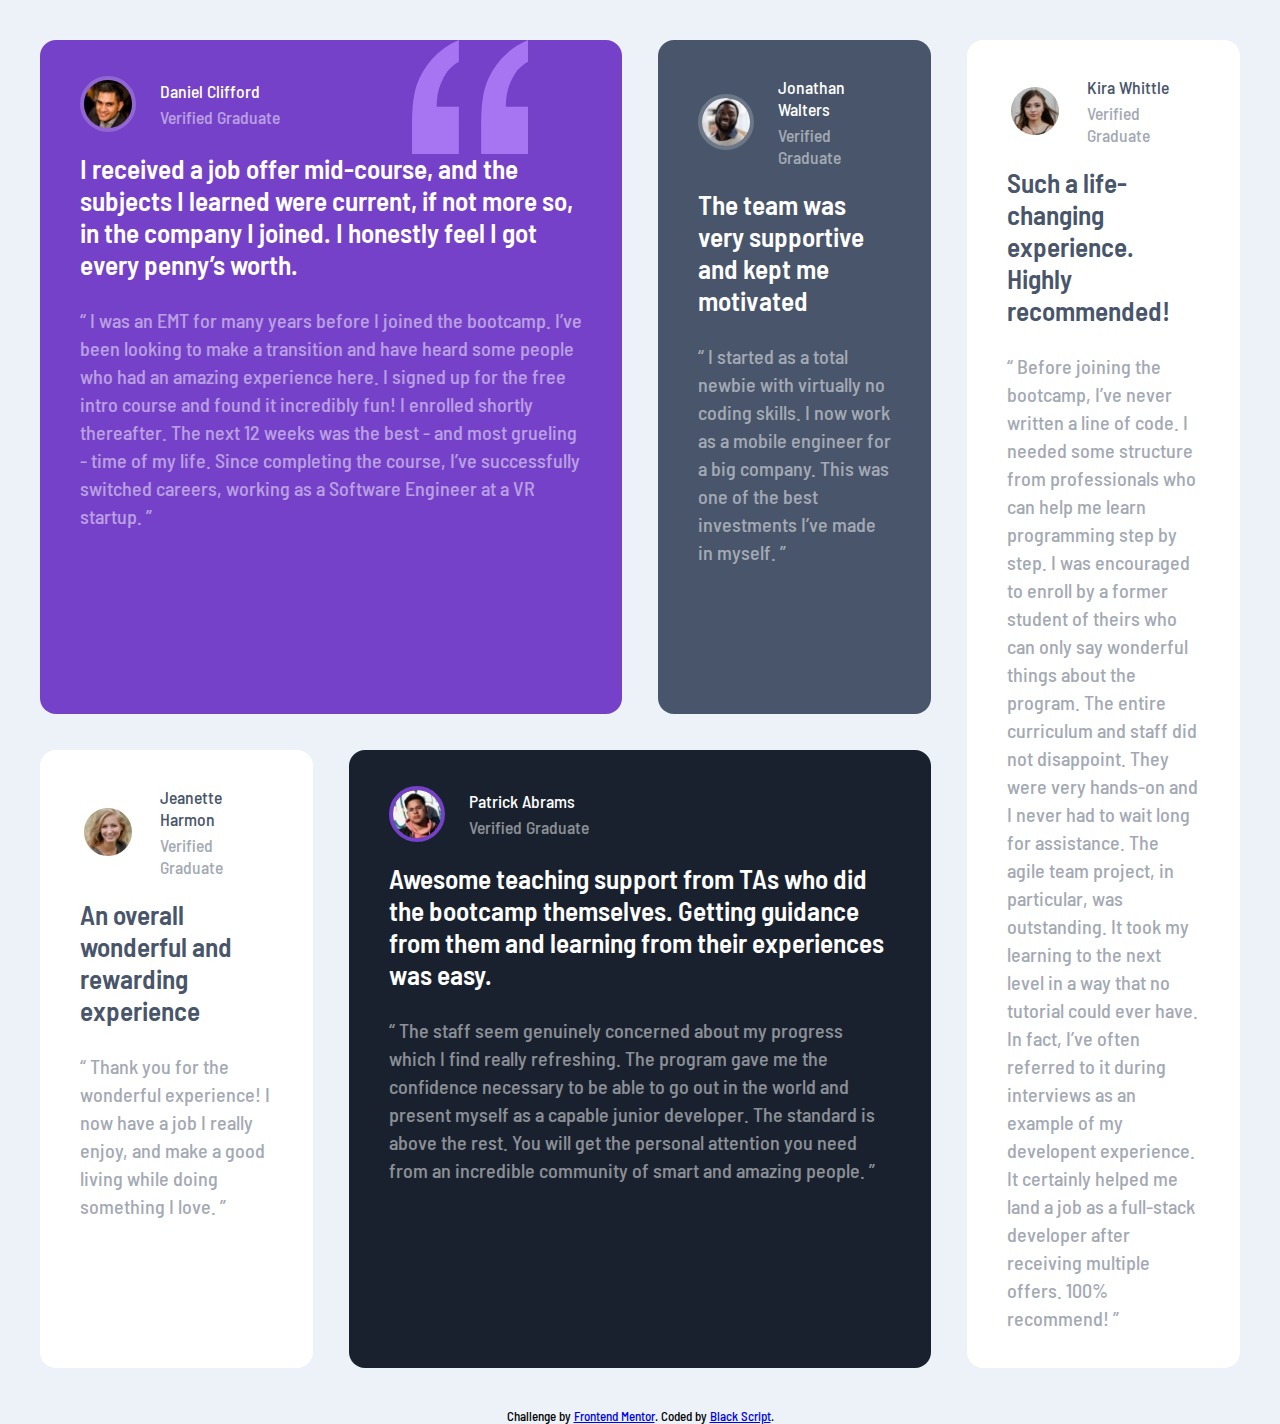
<file: junior/testimonials-grid-section-solution/index.html>
<!DOCTYPE html>
<html lang="en">

<head>
  <meta charset="UTF-8">
  <meta name="viewport" content="width=device-width, initial-scale=1.0">
  <!-- displays site properly based on user's device -->

  <link rel="stylesheet" href="./css/style.css">

  <link rel="icon" type="image/png" sizes="32x32" href="./images/favicon-32x32.png">
  <title>Frontend Mentor | Testimonials Grid Section Solution</title>
</head>

<body>

  <section id="testimonials" class="container">
    <!--! testimonial - [START] -->
    <div class="testimonials__testimonial bg">
      <!--! user - [START] -->
      <div class="testimonial__user">
        <div class="user__avatar">
          <img src="./images/image-daniel.jpg" alt="Daniel Clifford avatar" width="56" height="56">
        </div>

        <div class="user__information">
          <span class="information__fullName">Daniel Clifford</span>
          <span class="information__business">Verified Graduate</span>
        </div>
      </div>
      <!--! user - [END^] -->

      <!--! text - [START] -->
      <div class="testimonial__text">
        <h2>
          I received a job offer mid-course, and the subjects I learned were current, if not more so,
          in the company I joined. I honestly feel I got every penny’s worth.
        </h2>
        <p>
          “ I was an EMT for many years before I joined the bootcamp. I’ve been looking to make a
          transition and have heard some people who had an amazing experience here. I signed up
          for the free intro course and found it incredibly fun! I enrolled shortly thereafter.
          The next 12 weeks was the best - and most grueling - time of my life. Since completing
          the course, I’ve successfully switched careers, working as a Software Engineer at a VR startup. ”
        </p>
      </div>
      <!--! text - [END^] -->
    </div>
    <!--! testimonial - [END^] -->

    <!--! testimonial - [START] -->
    <div class="testimonials__testimonial ">
      <!--! user - [START] -->
      <div class="testimonial__user">
        <div class="user__avatar">
          <img src="./images/image-jonathan.jpg" alt="Daniel Clifford avatar" width="56" height="56">
        </div>

        <div class="user__information">
          <span class="information__fullName">Jonathan Walters</span>
          <span class="information__business">Verified Graduate</span>
        </div>
      </div>
      <!--! user - [END^] -->

      <!--! text - [START] -->
      <div class="testimonial__text">
        <h2>
          The team was very supportive and kept me motivated
        </h2>
        <p>
          “ I started as a total newbie with virtually no coding skills. I now work as a mobile engineer
          for a big company. This was one of the best investments I’ve made in myself. ”
        </p>
      </div>
      <!--! text - [END^] -->
    </div>
    <!--! testimonial - [END^] -->

    <!--! testimonial - [START] -->
    <div class="testimonials__testimonial ">
      <!--! user - [START] -->
      <div class="testimonial__user">
        <div class="user__avatar">
          <img src="./images/image-jeanette.jpg" alt="Jeanette Harmon avatar" width="56" height="56">
        </div>

        <div class="user__information">
          <span class="information__fullName">Jeanette Harmon</span>
          <span class="information__business">Verified Graduate</span>
        </div>
      </div>
      <!--! user - [END^] -->

      <!--! text - [START] -->
      <div class="testimonial__text">
        <h2>
          An overall wonderful and rewarding experience
        </h2>
        <p>
          “ Thank you for the wonderful experience! I now have a job I really enjoy, and make a good living
          while doing something I love. ”
        </p>
      </div>
      <!--! text - [END^] -->
    </div>
    <!--! testimonial - [END^] -->

    <!--! testimonial - [START] -->
    <div class="testimonials__testimonial">
      <!--! user - [START] -->
      <div class="testimonial__user">
        <div class="user__avatar active">
          <img src="./images/image-patrick.jpg" alt="Jeanette Harmon avatar" width="56" height="56">
        </div>

        <div class="user__information">
          <span class="information__fullName">Patrick Abrams</span>
          <span class="information__business">Verified Graduate</span>
        </div>
      </div>
      <!--! user - [END^] -->

      <!--! text - [START] -->
      <div class="testimonial__text">
        <h2>
          Awesome teaching support from TAs who did the bootcamp themselves. Getting guidance from them and
          learning from their experiences was easy.
        </h2>
        <p>
          “ The staff seem genuinely concerned about my progress which I find really refreshing. The program
          gave me the confidence necessary to be able to go out in the world and present myself as a capable
          junior developer. The standard is above the rest. You will get the personal attention you need from
          an incredible community of smart and amazing people. ”
        </p>
      </div>
      <!--! text - [END^] -->
    </div>
    <!--! testimonial - [END^] -->

    <!--! testimonial - [START] -->
    <div class="testimonials__testimonial ">
      <!--! user - [START] -->
      <div class="testimonial__user">
        <div class="user__avatar">
          <img src="./images/image-kira.jpg" alt="Jeanette Harmon avatar" width="56" height="56">
        </div>

        <div class="user__information">
          <span class="information__fullName">Kira Whittle</span>
          <span class="information__business">Verified Graduate</span>
        </div>
      </div>
      <!--! user - [END^] -->

      <!--! text - [START] -->
      <div class="testimonial__text">
        <h2>
          Such a life-changing experience. Highly recommended!
        </h2>
        <p>
          “ Before joining the bootcamp, I’ve never written a line of code. I needed some structure from
          professionals who can help me learn programming step by step. I was encouraged to enroll by a former
          student of theirs who can only say wonderful things about the program. The entire curriculum and staff
          did not disappoint. They were very hands-on and I never had to wait long for assistance. The agile team
          project, in particular, was outstanding. It took my learning to the next level in a way that no tutorial
          could ever have. In fact, I’ve often referred to it during interviews as an example of my developent
          experience. It certainly helped me land a job as a full-stack developer after receiving multiple offers.
          100% recommend! ”
        </p>
      </div>
      <!--! text - [END^] -->
    </div>
    <!--! testimonial - [END^] -->
  </section>

   
  <div class="attribution">
    Challenge by <a href="https://www.frontendmentor.io?ref=challenge" target="_blank">Frontend Mentor</a>. 
    Coded by <a href="https://github.com/blackscriptt" target="_blank">Black Script</a>.
  </div>
</body>

</html>
</file>
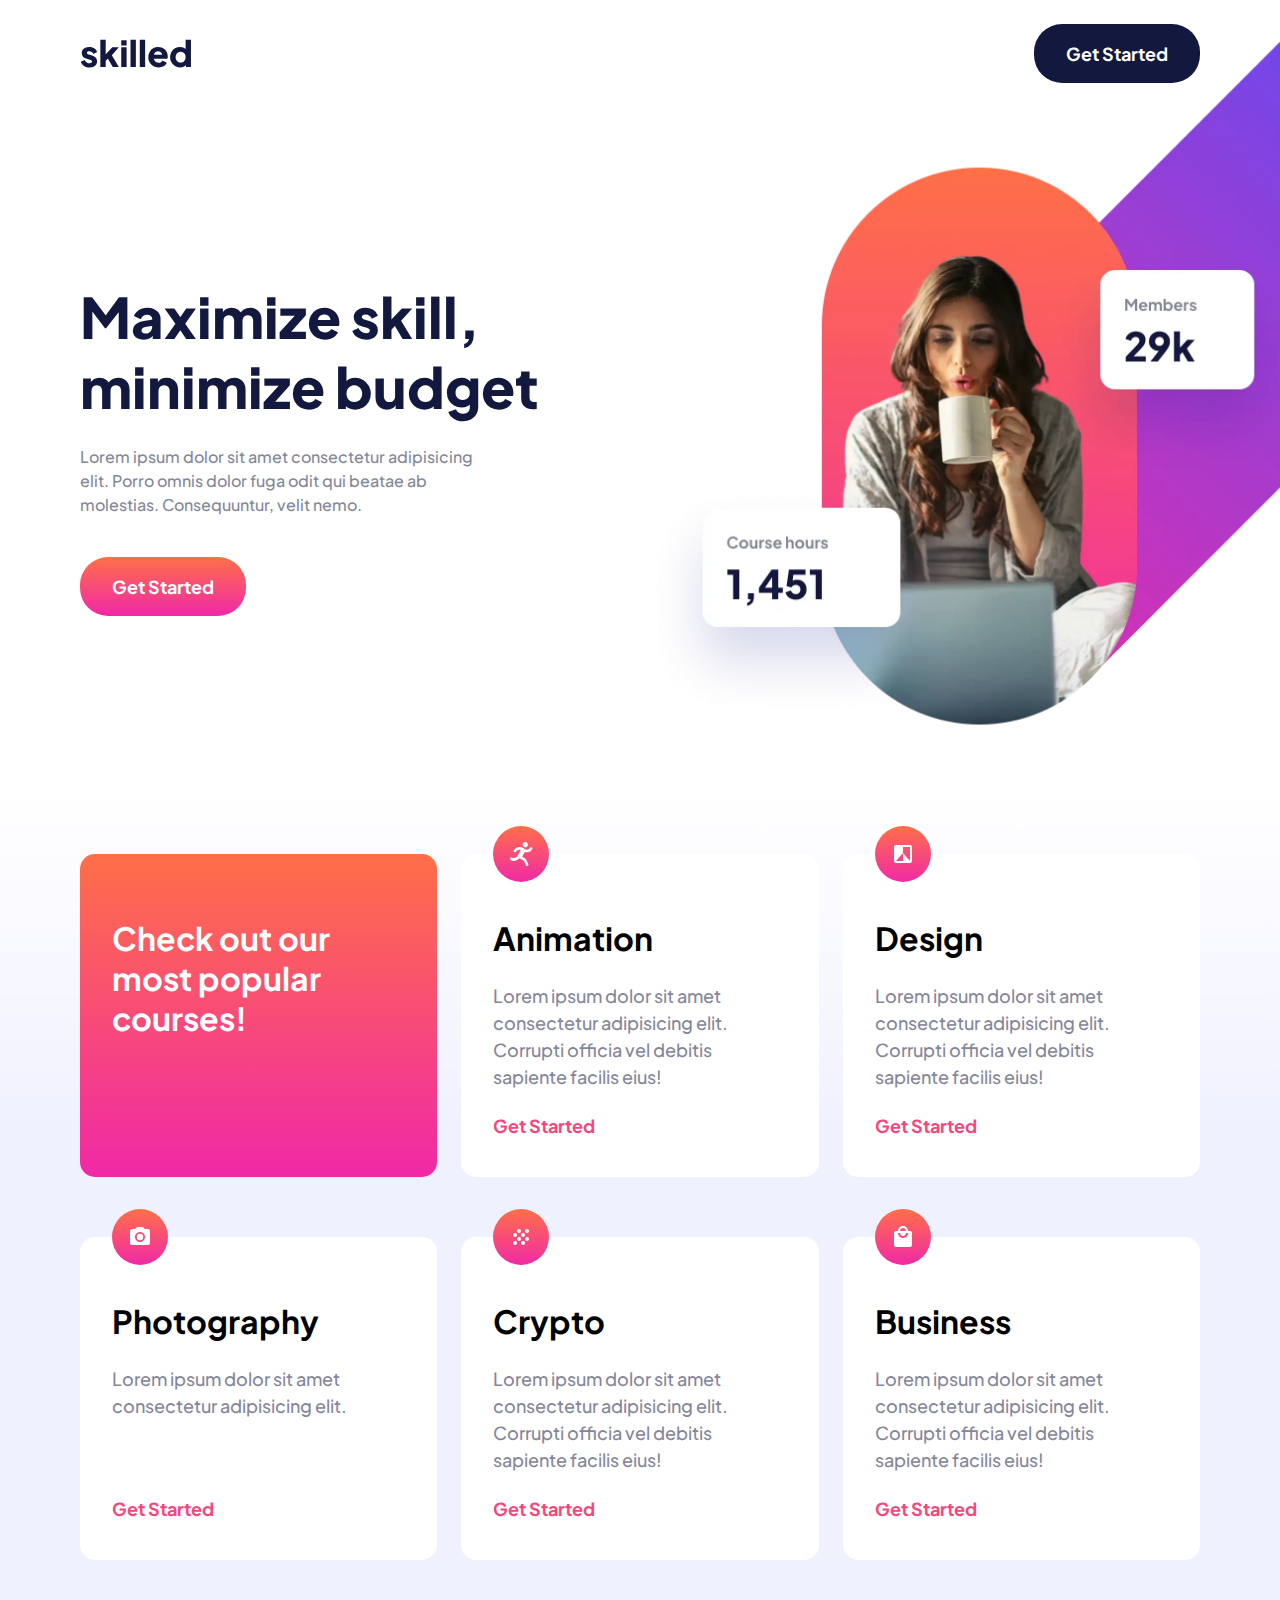
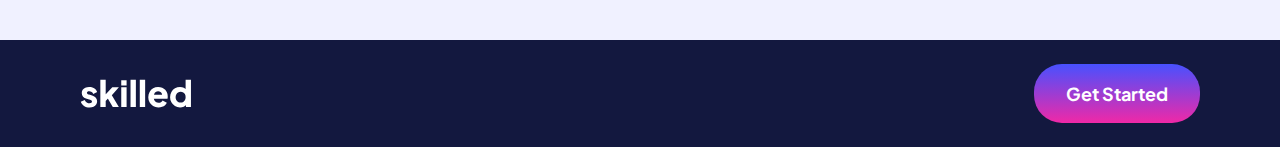
<file: newbie/fem-elearning-landing-page/index.html>
<!DOCTYPE html>
<html lang="en">
<head>
    <meta charset="UTF-8">
    <meta name="viewport" content="width=device-width, initial-scale=1.0">
    
    <link rel="stylesheet" href="./css/style.css">
    
    <link rel="icon" type="image/png" sizes="32x32" href="./assets/favicon-32x32.png" />
    <title>Frontend | Skilled e-learning landing page</title>
</head>
<body>
    <header id="header" class="container">
        <a href="/" class="header__logo">
            <img src="./assets/logo-dark.svg" alt="Skilled Logo Home" width="111" height="28">
        </a>

        <a href="javascript:void(0)" class="btn btn__dark">Get Started</a>
    </header>

    <main>
        <section id="hero" class="container">
            <div class="hero__text">
                <h1>Maximize skill, minimize budget</h1>
                <p>
                    Lorem ipsum dolor sit amet consectetur adipisicing elit. Porro omnis dolor fuga odit qui beatae ab molestias. Consequuntur, velit nemo.
                </p>
                <a href="/" class="btn btn__linear__pink">Get Started</a>
            </div>

            <picture>
                <source media="(min-width: 75em)" srcset="./assets/image-hero-desktop@2x.webp" width="2092" height="1876">
                <source media="(min-width: 50.625em)" srcset="./assets/image-hero-tablet@2x.webp" width="695" height="723">
                <img src="./assets/image-hero-mobile@2x.webp" alt="Woman with coffee mug and laptop, with labels reading members 29k, course hours 1451" width="870" height="818">
            </picture>
        </section>

        <section id="courses">
            
            <div class="container">
                <div class="courses__course courses__title">
                    <h2>Check out our most popular courses!</h2>
                </div>
                
                <div class="courses__course">
                    <img src="./assets/icon-animation.svg" alt="" width="56" height="56">
                    <div class="course__text">
                        <h3>Animation</h3>
                        <p>Lorem ipsum dolor sit amet consectetur adipisicing elit. Corrupti officia vel debitis sapiente facilis eius!</p>
                        <a href="/">Get Started</a>
                    </div>
                </div>
    
                <div class="courses__course">
                    <img src="./assets/icon-design.svg" alt="" width="56" height="56">
                    <div class="course__text">
                        <h3>Design</h3>
                        <p>Lorem ipsum dolor sit amet consectetur adipisicing elit. Corrupti officia vel debitis sapiente facilis eius!</p>
                        <a href="/">Get Started</a>
                    </div>
                </div>
    
                <div class="courses__course">
                    <img src="./assets/icon-photography.svg" alt="" width="56" height="56">
                    <div class="course__text">
                        <h3>Photography</h3>
                        <p>Lorem ipsum dolor sit amet consectetur adipisicing elit.</p>
                        <a href="/">Get Started</a>
                    </div>
                </div>
    
                <div class="courses__course">
                    <img src="./assets/icon-crypto.svg" alt="" width="56" height="56">
                    <div class="course__text">
                        <h3>Crypto</h3>
                        <p>Lorem ipsum dolor sit amet consectetur adipisicing elit. Corrupti officia vel debitis sapiente facilis eius!</p>
                        <a href="/">Get Started</a>
                    </div>
                </div>

                <div class="courses__course">
                    <img src="./assets/icon-business.svg" alt="" width="56" height="56">
                    <div class="course__text">
                        <h3>Business</h3>
                        <p>Lorem ipsum dolor sit amet consectetur adipisicing elit. Corrupti officia vel debitis sapiente facilis eius!</p>
                        <a href="/">Get Started</a>
                    </div>
                </div>
            </div>

        </section>
    </main>

    <footer id="footer">
        <div class="container">
            <img class="footer__logo" src="./assets/logo-light.svg" alt="Skilled Home" width="111" height="28">
            <a href="javascript:void(0)" class="btn btn__linear__purple">Get Started</a>
        </div>
    </footer>
</body>
</html>
</file>
<file: junior/testimonials-grid-section-solution/css/style.css>
@import url('./global/fonts.css');
@import url('./global/colors.css');
@import url('./global/layout.css');
@import url('./global/boilerplate.css');

/*! components - [START] */
@import url('./components/testimonial.css');
/*! components - [END^] */
</file>
<file: newbie/fem-elearning-landing-page/css/style.css>
@import url('./global/boilerplate.css');
@import url('./global/fonts.css');
@import url('./global/colors.css');
@import url('./global/button.css');
@import url('./global/layout.css');

/*! components - [START] */
@import url('./components/header.css');
@import url('./components/hero.css');
@import url('./components/courses.css');
@import url('./components/footer.css');


/*! components - [END^] */
</file>
